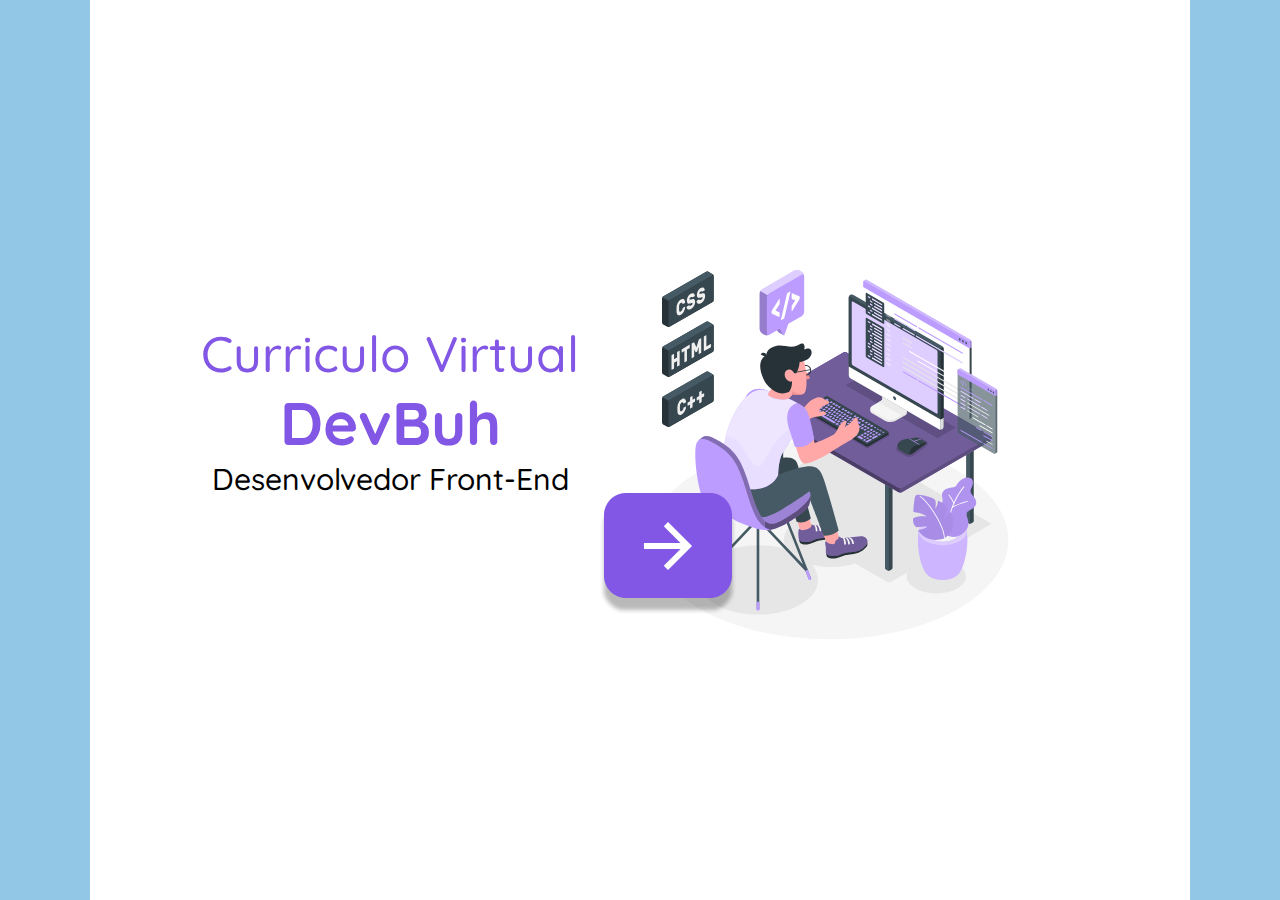
<file: src/views/index.html>
<!DOCTYPE html>
<html lang="pt_br">
<head>
  <meta charset="UTF-8">
  <meta name="viewport" content="width=device-width, initial-scale=1.0">
  <link rel="stylesheet" href="/public/styles/main.css">
  <link rel="stylesheet" href="/public/styles/page-home.css">

  <link href="https://fonts.googleapis.com/css2?family=Quicksand:wght@300;700&display=swap" rel="stylesheet">


  <title>DevBuh - Desenvolvedor Web</title>

</head>
<body id="page-landing">

  <div id="container">


    <div class="logo-container">
      
      <span>Curriculo Virtual</span> 
      
      <h1>DevBuh</h1>

      <p>Desenvolvedor Front-End</p>
    </div>

    <div class="image-container">
      <img src="/public/images/img-bg.svg" alt="">
    </div>

    <div class="button-container">

      <a href="/src/views/sobre.html"><img src="/public/images/arrow.svg" alt=""></a>
        
    </div>

  </div>
  
</body>
</html>
</file>
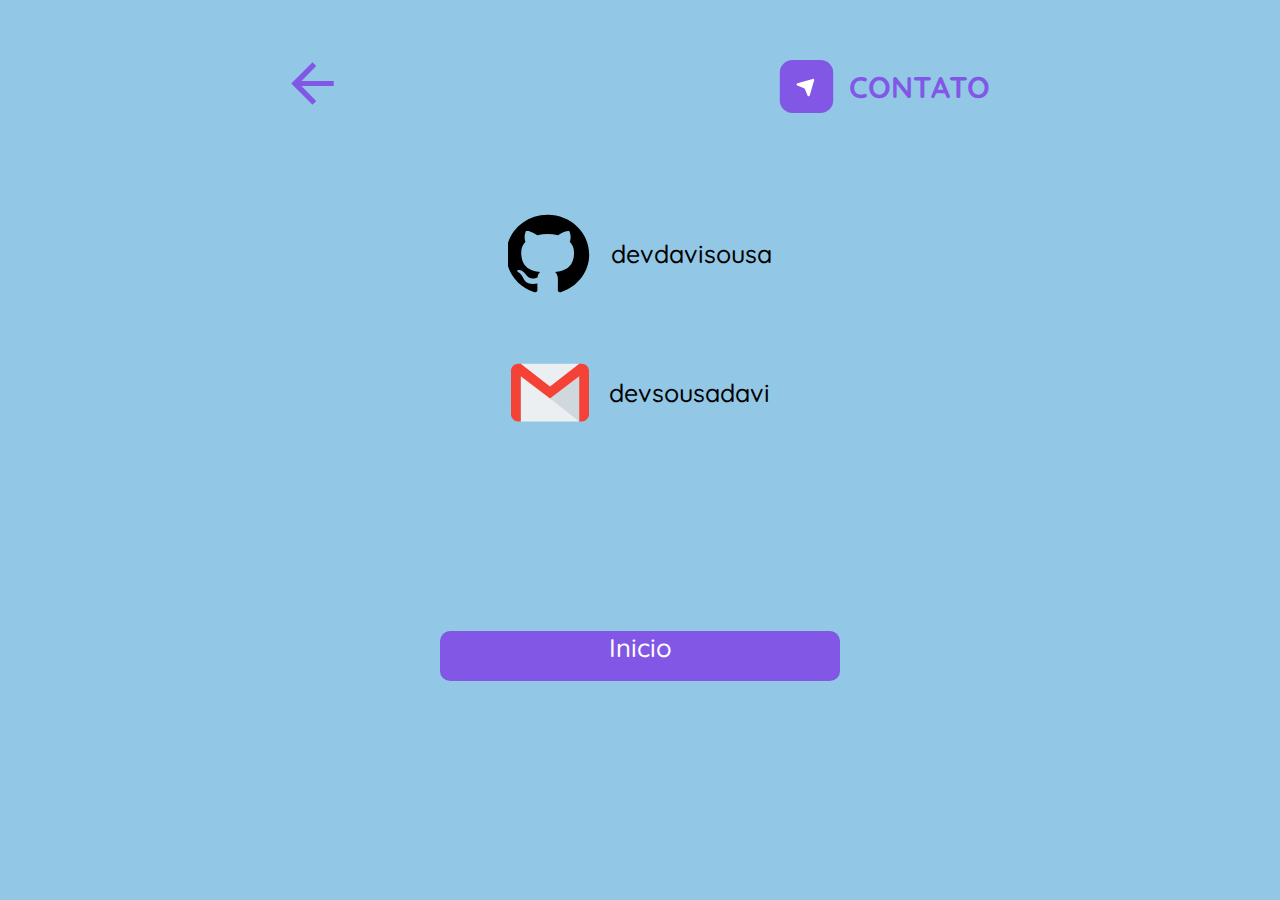
<file: src/views/contato.html>
<!DOCTYPE html>
<html lang="en">
<head>
  <meta charset="UTF-8">
  <meta name="viewport" content="width=device-width, initial-scale=1.0">
  
  <link rel="stylesheet" href="/public/styles/main.css">
  <link rel="stylesheet" href="/public/styles/contato.css">

  <link href="https://fonts.googleapis.com/css2?family=Quicksand:wght@300;700&display=swap" rel="stylesheet">
  <title>Experiencia</title>
</head>
<body id="page-landing">

  <div id="container">

    <header>

      <a href="/src/views/curriculo.html"><img class="arrow" src="/public/images/arrow-back.svg" alt="Voltar"></a>
      <div class="contato">
        <a href=""><img src="/public/images/mensseger.svg" alt="Contato"><h3>Contato</h3></a>                         
      </div>

    </header>

    <main>
      <div class="contato">
        <img src="../../public/images/github.svg" alt="">
        <p>devdavisousa</p>
      </div>    
      <div class="contato">
        <img src="../../public/images/gmail.svg" alt="">
        <p>devsousadavi</p>
      </div> 
    <a href="/src/views/index.html">Inicio</a> 

    </main>


    
  </div>
<script src="../script/tabs.js"></script>

</body>
</html>
</file>
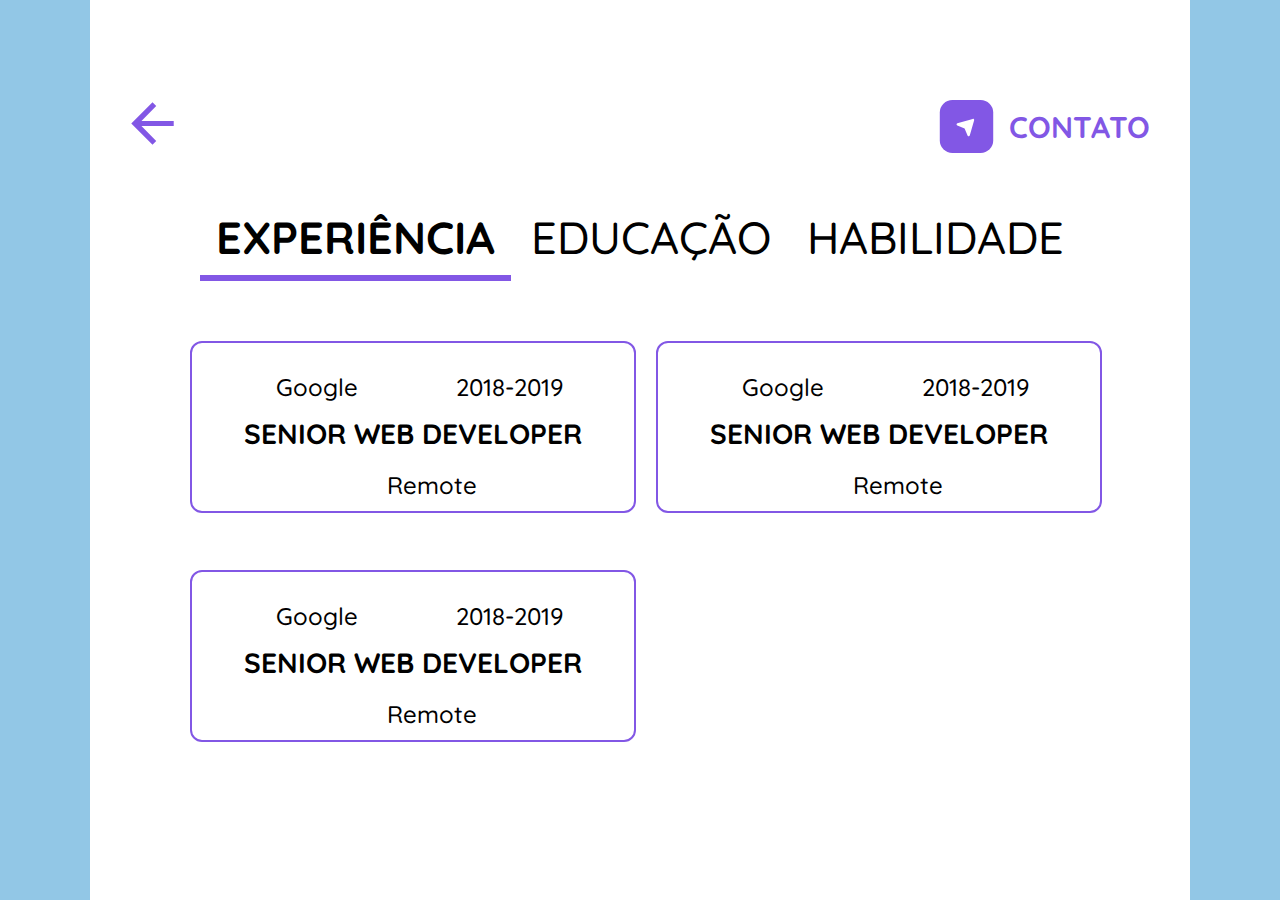
<file: src/views/curriculo.html>
<!DOCTYPE html>
<html lang="en">
<head>
  <meta charset="UTF-8">
  <meta name="viewport" content="width=device-width, initial-scale=1.0">
  
  <link rel="stylesheet" href="/public/styles/main.css">
  <link rel="stylesheet" href="/public/styles/curriculo.css">

  <link href="https://fonts.googleapis.com/css2?family=Quicksand:wght@300;700&display=swap" rel="stylesheet">
  <title>Experiencia</title>
</head>
<body id="page-landing">

  <div id="container">

    <header>

      <a href="/src/views/sobre.html"><img class="arrow" src="/public/images/arrow-back.svg" alt="Voltar"></a>
      <div class="contato">
        <a href="/src/views/contato.html"><img src="/public/images/mensseger.svg" alt="Contato"><h3>Contato</h3></a>                         
      </div>

    </header>

    <main>
        <div id="tabs">

          <div class="tab-links">
            <button data-id="experiencia" data-open="data-open">Experiência</button>
            <button data-id="educacao">Educação</button>
            <button data-id="habilidade">Habilidade</button>
          </div>

          <div class="tab-content">

            <section id="experiencia">

              <div class="card-xp">
                <div class="dados-empre">
                  <p>Google</p>
                  <p>2018-2019</p>
                </div>
                  <h2>Senior Web Developer</h2>
                  <p>Remote</p>
              </div>
              <div class="card-xp">
                <div class="dados-empre">
                  <p>Google</p>
                  <p>2018-2019</p>
                </div>
                  <h2>Senior Web Developer</h2>
                  <p>Remote</p>
              </div><div class="card-xp">
                <div class="dados-empre">
                  <p>Google</p>
                  <p>2018-2019</p>
                </div>
                  <h2>Senior Web Developer</h2>
                  <p>Remote</p>
              </div>
              
            </section>

            <section id="educacao">
               <div class="card-xp">
                  <p>2018-2019</p>
                  <h2>Sistema de Infomações</h2>
                  <p>Universidade Federal do Ceará</p>
              </div>
               <div class="card-xp">
                  <p>2018-2019</p>
                  <h2>Ciência da Computação</h2>
                  <p>Universidade Federal do Ceará</p>
              </div>
               <div class="card-xp">
                  <p>2018-2019</p>
                  <h2>Desing Digital</h2>
                  <p>Universidade Federal do Ceará</p>
              </div>
            </section>

            <section id="habilidade">
              
              <div class="card-xp">
                  <img src="../../public/images/javascript.svg" alt="">
                  <h2>Javascript</h2>
                  <p>Júnior</p>
              </div>
               <div class="card-xp">
                  <img src="../../public/images/css.svg" alt="">
                  <h2>CSS 3</h2>
                  <p>Júnior</p>
              </div>
              <div class="card-xp">
                  <img src="../../public/images/html.svg" alt="">
                  <h2>HTML 5</h2>
                  <p>Júnior</p>
              </div>
              <div class="card-xp">
                  <img src="../../public/images/react.svg" alt="">
                  <h2>React</h2>
                  <p>Júnior</p>
              </div>
       
            </section>

          </div>
          
        </div>
      </main>

    
  </div>
<script src="../script/tabs.js"></script>

</body>
</html>
</file>
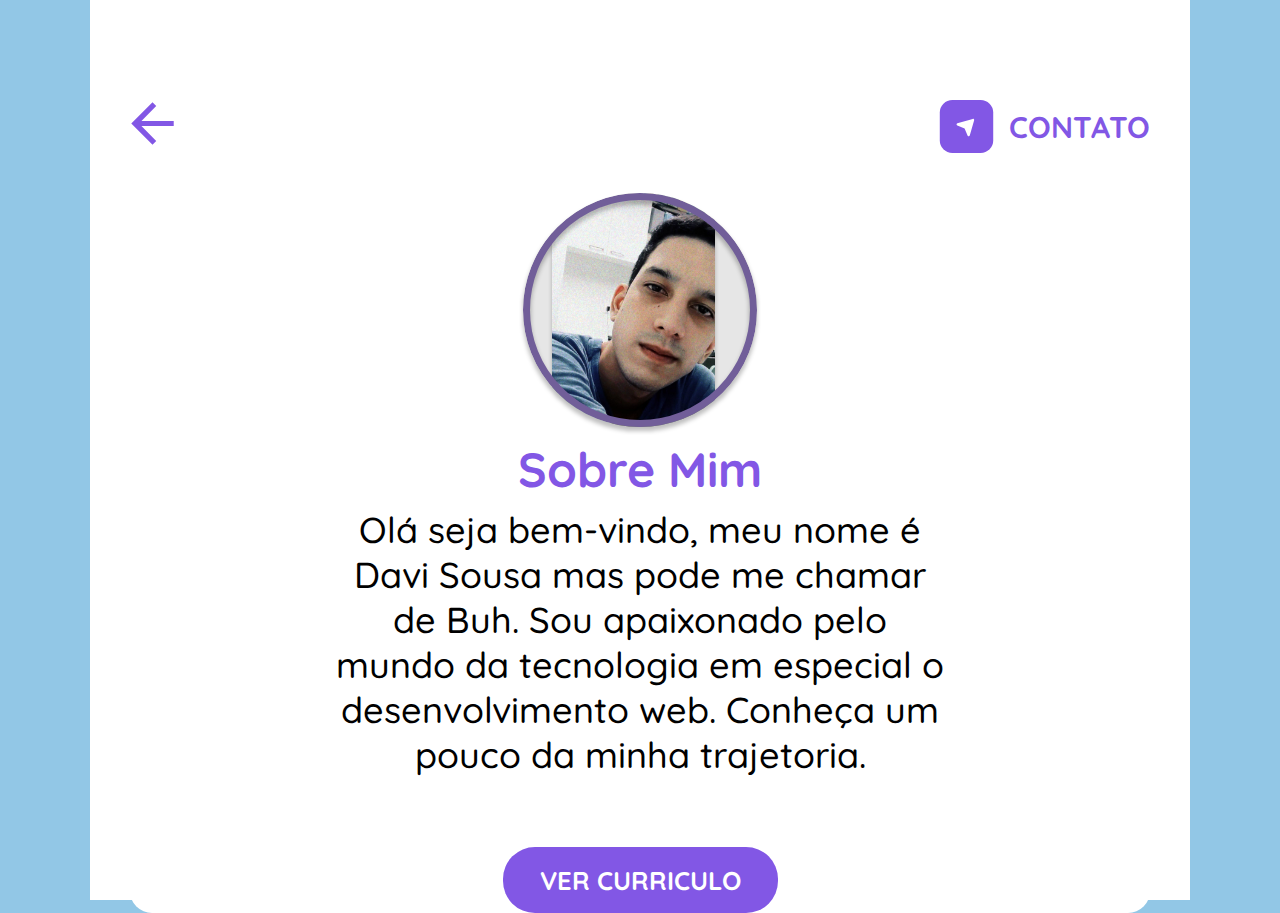
<file: src/views/sobre.html>
<!DOCTYPE html>
<html lang="en">
<head>
  <meta charset="UTF-8">
  <meta name="viewport" content="width=device-width, initial-scale=1.0">
  
  <link rel="stylesheet" href="/public/styles/main.css">
  <link rel="stylesheet" href="/public/styles/sobre.css">

  <link href="https://fonts.googleapis.com/css2?family=Quicksand:wght@300;700&display=swap" rel="stylesheet"><title>Sobre</title>
</head>
<body id="page-landing">

  <div id="container">

    <header>

      <a href="/src/views/index.html"><img class="arrow" src="/public/images/arrow-back.svg" alt="Voltar"></a>
      <div class="contato">
        <a href="/src/views/contato.html"><img src="/public/images/mensseger.svg" alt="Contato"><h3>Contato</h3></a>                         
      </div>

    </header>

    <main>
      <div class="profile-sobre">
        <img src="/public/images/profile.svg" alt="">
      </div>
      
      <h2>Sobre Mim</h2>
      <p>Olá seja bem-vindo, meu
        nome é Davi Sousa mas
        pode me chamar de Buh.
        Sou apaixonado pelo mundo da tecnologia em especial o desenvolvimento web.
        Conheça um pouco da
        minha trajetoria.
      </p>
      <div class="button-sobre">
        <a href="/src/views/curriculo.html">Ver Curriculo</a>
      </div>
    </main>

  </div>

</body>
</html>
</file>
<file: public/styles/main.css>
:root {
  --color-background: #f0f0f7;
  --color-primary-lighter: #9871f5;
  --color-primary-light: #916bea;
  --color-primary: #8257e5;
  --color-primary-dark: #774dd6;
  --color-primary-darker: #6842c2;
  --color-secondary: #04d361;
  --color-secondary-dark: #04bf58;
  --color-title-in-primary: #ffffff;
  --color-text-in-primary: #d4c2ff;
  --color-text-title: #32264d;
  --color-text-complement: #9c98a6;
  --color-text-base: #6a6180;
  --color-line-in-white: #e6e6f0;
  --color-input-background: #f8f8fc;
  --color-button-text: #ffffff;
  --color-box-base: #ffffff;
  --color-box-footer: #fafafc;
  --color-small-info: #c1bccc;
  /*Tamanho da fonte : 16px - 100% - 1EM*/
  font-size: 60%; /* controle das medidas rem */
}

* {
  margin: 0;
  padding: 0;
  box-sizing: border-box;
}

body {
  display: flex;
  align-items: center;
  justify-content: center;
}

html,
body {
  height: 100vh;
}

body,
input,
button,
textarea,
a {
  font-weight: 500;
  font-family: Quicksand;
  font-size: 1.6em;
  color: var(--color-text-base);
}

#container {
  width: 90vw;
  max-width: 700px;
}

@media (min-width: 700px) {
  :root {
    font-size: 62.5%; /* todo 1rem vai ser equivalente a 10px*/
  }
}
/* 1h 17min */
</file>
<file: public/styles/page-home.css>
#page-landing {
  background: #92c7e6;
}

#container {
  color: #8257e5;
}

.logo-container {
  text-align: center;
  margin-bottom: 8rem;
}

.logo-container h1 {
  font-size: 6rem;
}
.logo-container p {
  color: #000000;
  font-size: 3rem;
}
.logo-container span {
  font-size: 5rem;
  text-decoration: none;
  color: #8257e5;
}

.image-container {
  display: flex;
  justify-content: center;
  height: 30rem;
}

.button-container {
  display: flex;
  justify-content: center;
  margin-top: 9.5rem;
}

.button-container a {
  height: 10.4rem;
  font-size: 4.5rem;
  font-weight: 500;
  display: flex;
  align-items: center;
  justify-content: center;
  text-decoration: none;

  color: #fff;
}

@media (min-width: 1100px) {
  #container {
    background: #fff;
    display: flex;
    width: 90vw;
    max-width: 1100px;
    height: 100vh;
    align-items: center;
    justify-content: center;
  }

  #container .image-container {
    width: 500px;
    height: 400px;
    text-align: center;
  }
  #container .button-container {
    position: absolute;
    left: 600px;
    bottom: 300px;
  }
}
</file>
<file: public/styles/contato.css>
#page-landing {
  background: #92c7e6;
}

#page-landing #container {
  color: #8257e5;
  display: flex;
  flex-direction: column;
  height: 100%;
}
#container header {
  display: flex;
  align-items: center;
  justify-content: space-between;
  margin-top: 6rem;
  margin-bottom: 4rem;
}
#container header img {
  margin-right: 1.5rem;
}
#container header h3 {
  text-transform: uppercase;
  color: #8257e5;
}

#container header img {
  width: 4.5rem;
}

#container header .contato img {
  width: 5.5rem;
}
#container header .contato a {
  display: flex;
  align-items: center;
  text-decoration: none;
}
main {
  display: flex;
  flex-direction: column;
  align-items: center;
}
main .contato {
  display: flex;
  justify-content: center;
  align-items: center;
  margin-top: 60px;
}

main .contato img {
  margin-right: 20px;
}
main .contato p {
  font-size: 2.5rem;
  color: black;
}

main a {
  background: #8257e5;
  margin-top: 20rem;
  width: 40rem;
  height: 5rem;
  border-radius: 1rem;
  color: white;
  border: 0;
  text-decoration: none;
  text-align: center;
}
</file>
<file: public/styles/curriculo.css>
#page-landing {
  background: #92c7e6;
}

#page-landing #container {
  color: #8257e5;
  display: flex;
  flex-direction: column;
  height: 100%;
}
#container header {
  display: flex;
  align-items: center;
  justify-content: space-between;
  margin-top: 6rem;
  margin-bottom: 4rem;
}
#container header img {
  margin-right: 1.5rem;
}
#container header h3 {
  text-transform: uppercase;
  color: #8257e5;
}

#container header img {
  width: 4.5rem;
}

#container header .contato img {
  width: 5.5rem;
}
#container header .contato a {
  display: flex;
  align-items: center;
  text-decoration: none;
}
main {
  height: 80vh;
  margin: 0 auto;
}
.tab-links {
  margin-bottom: 3.2rem;
}

button {
  color: #000000;

  border: none;
  background: transparent;

  text-transform: uppercase;
  font-size: 2rem;

  padding: 1.6rem;

  outline: none;

  position: relative;
}

button::after {
  position: absolute;
  bottom: 0;
  left: 0;
  content: "";
  height: 0.2rem;
  width: 0%;

  background-color: #8257e5;

  transition: 0.4s;
}
button.active {
  font-weight: bold;
}
button:hover::after,
button.active::after {
  width: 100%;
}

.tab-content > section {
  animation: up 1s;
}

@keyframes up {
  from {
    opacity: 0;
    transform: translateY(15px);
  }

  to {
    opacity: 1;
  }
}

#container main #experiencia .card-xp {
  background: #fff;
  width: 45rem;
  height: 15rem;
  margin-bottom: 3.7rem;
  padding: 2.9rem;
  border-radius: 1.2rem;
}
#container main #experiencia .dados-empre {
  color: #000000;
  display: flex;
  justify-content: space-between;
  margin-bottom: 1.4rem;
  font-size: 2rem;
}
#container main #experiencia h2 {
  color: #000000;
  text-transform: uppercase;
  margin-bottom: 1.9rem;
}
#container main #experiencia p {
  color: #000000;
}

#container main #educacao .card-xp {
  background: #fff;
  width: 45rem;
  height: 15rem;
  margin-bottom: 3.7rem;
  padding: 2.9rem;
  border-radius: 1.2rem;
}
#container main #educacao h2 {
  color: #000000;
  margin-top: 1.2rem;
  text-transform: uppercase;
  margin-bottom: 1.9rem;
}
#container main #educacao p {
  color: #000000;
}
#container main #habilidade {
  grid-template-columns: 1fr 1fr;
  grid-template-rows: 1fr 1fr;
  gap: 2rem;
  justify-content: center;
  align-items: center;
  text-align: center;
}

#container main #habilidade .card-xp {
  background: #fff;
  width: 22rem;
  height: 23rem;
  margin-bottom: 3.7rem;
  padding: 2.9rem;
  border-radius: 1.2rem;
}

#container main #habilidade h2 {
  color: #000000;
  margin-top: 1.2rem;

  margin-bottom: 1.9rem;
}
#container main #habilidade p {
  color: #000000;
}

@media (min-width: 1100px) {
  #container {
    background: #fff;
    display: flex;
    width: 90vw;
    max-width: 1100px;
    height: 100vh;
    padding: 40px;
  }

  #container main h2 {
    font-size: 48px;
    margin: 0px 0 8px 0;
  }
  #container main p {
    color: black;
    font-size: 36px;
    width: 421px;
  }

  #container main .profile-sobre {
    padding-top: 0;
  }
  #tabs {
    width: 1000px;
    text-align: center;
  }

  #tabs .tab-links {
    width: 100%;
  }
  #tabs .tab-links button {
    font-size: 45px;
  }
  button::after {
    height: 6px;
  }
  .tab-content {
    margin-top: 60px;
  }
  .tab-content section {
    width: 100px;
  }
  #container main #experiencia .card-xp {
    background: #fff;
    width: 446px;
    height: 172px;
    margin-bottom: 3.7rem;
    padding: 2.9rem;
    border-radius: 1.2rem;
    border: #8257e5 2px solid;
  }
  #experiencia {
    width: 90%;
    margin: 0 auto;
    display: grid;
    grid-template-columns: 1fr 1fr;
    grid-template-rows: 1fr 1fr;
    gap: 2rem;
  }

  #experiencia .card-xp h2 {
    font-size: 28px;
  }
  #experiencia .card-xp p {
    font-size: 24px;
  }

  #experiencia .dados-empre p {
    font-size: 24px;
  }

  #educacao {
    width: 90%;
    margin: 0 auto;
    display: grid;
    grid-template-columns: 1fr 1fr;
    grid-template-rows: 1fr 1fr;
    gap: 2rem;
  }
  #container main #educacao .card-xp {
    background: #fff;
    width: 446px;
    height: 172px;
    margin-bottom: 3.7rem;
    padding: 2.9rem;
    border-radius: 1.2rem;
    border: #8257e5 2px solid;
  }
  #container main #educacao .card-xp p {
    font-size: 24px;
  }
  #container main #educacao .card-xp h2 {
    font-size: 28px;
  }
  #container main #habilidade {
    width: 90%;
    margin: 0 auto;
  }
  #container main #habilidade .card-xp {
    margin: 0 auto;
    width: 343px;
    height: 260px;
    border: #8257e5 solid 2px;
  }
  #container main #habilidade .card-xp p {
    text-align: center;
  }
}
</file>
<file: public/styles/sobre.css>
#page-landing {
  background: #92c7e6;
}

#page-landing #container {
  color: #8257e5;
  display: flex;
  flex-direction: column;
  height: 100%;
}
#container header {
  display: flex;
  align-items: center;
  justify-content: space-between;
  margin-top: 6rem;
  margin-bottom: 4rem;
}
#container header h3 {
  text-transform: uppercase;
  color: #8257e5;
}
#container header img {
  width: 4.5rem;
  margin-right: 1.5rem;
}

#container header .contato img {
  width: 5.5rem;
}
#container header .contato a {
  display: flex;
  align-items: center;
  text-decoration: none;
}

#container main {
  display: flex;
  flex-direction: column;
  justify-content: center;
  align-items: center;
  border-radius: 2.2rem;
  background: #fff;
  height: 80vh;
}

#container main h2 {
  margin-top: 1.7rem;
  margin-bottom: 1.2rem;
  font-size: 3.7rem;
  font-weight: bold;
}

#container main p {
  text-align: center;
  font-size: 2.8rem;
  margin-bottom: 5rem;
  color: black;
  width: 90%;
}

#container .button-sobre {
  width: 27.5rem;
  height: 6.7rem;
  border-radius: 3.2rem;
  text-align: center;
  background: #8257e5;
  display: flex;
  align-items: center;
  justify-content: center;
}
#container .button-sobre:hover {
  background: #92c7e6;
  transition: 0.4s;
}
#container .button-sobre a {
  color: #fff;
  text-decoration: none;
  text-transform: uppercase;
  font-weight: bold;
}

@media (min-width: 1100px) {
  #container {
    background: #fff;
    display: flex;
    width: 90vw;
    max-width: 1100px;
    height: 100vh;
    padding: 40px;
  }
  #container main h2 {
    font-size: 48px;
    margin: 0px 0 8px 0;
  }
  #container main p {
    color: black;
    font-size: 36px;
    width: 621px;
  }
  #container .button-sobre {
    margin-top: 20px;
  }
  #container main .profile-sobre {
    padding-top: 0;
  }
}
</file>
